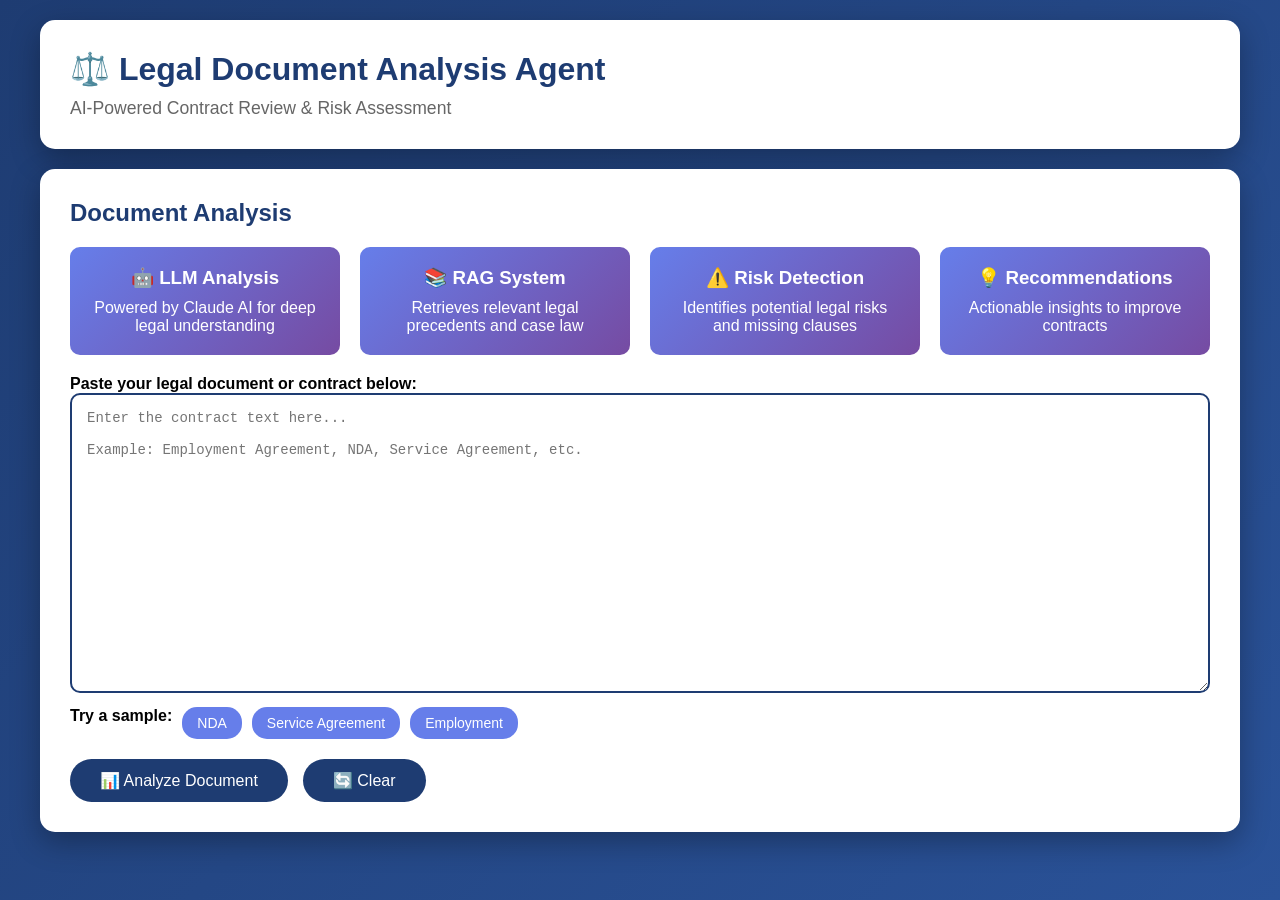
<file: index.html>
<!DOCTYPE html>
<html lang="en">
<head>
    <meta charset="UTF-8">
    <meta name="viewport" content="width=device-width, initial-scale=1.0">
    <title>Legal Document Analysis Agent</title>
    <style>
        * { margin: 0; padding: 0; box-sizing: border-box; }
        body {
            font-family: 'Segoe UI', Tahoma, Geneva, Verdana, sans-serif;
            background: linear-gradient(135deg, #1e3c72 0%, #2a5298 100%);
            min-height: 100vh;
            padding: 20px;
        }
        .container { max-width: 1200px; margin: 0 auto; }
        .header {
            background: white;
            border-radius: 15px;
            padding: 30px;
            margin-bottom: 20px;
            box-shadow: 0 10px 30px rgba(0,0,0,0.3);
        }
        h1 { color: #1e3c72; margin-bottom: 10px; font-size: 2em; }
        .subtitle { color: #666; font-size: 1.1em; }
        .main-section {
            background: white;
            border-radius: 15px;
            padding: 30px;
            margin-bottom: 20px;
            box-shadow: 0 10px 30px rgba(0,0,0,0.3);
        }
        h2 { color: #1e3c72; margin-bottom: 20px; }
        .input-area { margin-bottom: 20px; }
        textarea {
            width: 100%;
            min-height: 300px;
            padding: 15px;
            border: 2px solid #1e3c72;
            border-radius: 10px;
            font-family: 'Courier New', monospace;
            font-size: 14px;
            resize: vertical;
        }
        textarea:focus {
            outline: none;
            border-color: #2a5298;
            box-shadow: 0 0 10px rgba(30, 60, 114, 0.3);
        }
        .button-group { display: flex; gap: 15px; margin-top: 15px; }
        button {
            background: #1e3c72;
            color: white;
            padding: 12px 30px;
            border: none;
            border-radius: 25px;
            font-size: 16px;
            cursor: pointer;
            transition: all 0.3s;
        }
        button:hover {
            background: #2a5298;
            transform: translateY(-2px);
            box-shadow: 0 5px 15px rgba(0,0,0,0.2);
        }
        button:disabled { background: #ccc; cursor: not-allowed; transform: none; }
        .results { display: none; margin-top: 30px; }
        .results.active { display: block; }
        .risk-badge {
            display: inline-block;
            padding: 5px 15px;
            border-radius: 20px;
            font-weight: bold;
            margin: 10px 0;
        }
        .risk-CRITICAL { background: #dc3545; color: white; }
        .risk-HIGH { background: #fd7e14; color: white; }
        .risk-MEDIUM { background: #ffc107; color: #000; }
        .risk-LOW { background: #28a745; color: white; }
        .risk-item {
            background: #f8f9fa;
            padding: 15px;
            border-radius: 10px;
            margin: 10px 0;
            border-left: 4px solid #dc3545;
        }
        .risk-item.HIGH { border-left-color: #fd7e14; }
        .risk-item.MEDIUM { border-left-color: #ffc107; }
        .risk-item.LOW { border-left-color: #28a745; }
        .clause-item {
            background: #e7f3ff;
            padding: 10px;
            border-radius: 8px;
            margin: 8px 0;
            border-left: 3px solid #1e3c72;
        }
        .missing-clause {
            background: #fff3cd;
            padding: 8px 15px;
            border-radius: 8px;
            margin: 5px 0;
            border-left: 3px solid #ffc107;
        }
        .recommendation {
            background: #d4edda;
            padding: 10px 15px;
            border-radius: 8px;
            margin: 8px 0;
            border-left: 3px solid #28a745;
        }
        .loading { display: none; text-align: center; padding: 20px; color: #1e3c72; }
        .loading.active { display: block; }
        .spinner {
            border: 4px solid #f3f3f3;
            border-top: 4px solid #1e3c72;
            border-radius: 50%;
            width: 40px;
            height: 40px;
            animation: spin 1s linear infinite;
            margin: 0 auto 10px;
        }
        @keyframes spin { 0% { transform: rotate(0deg); } 100% { transform: rotate(360deg); } }
        .feature-grid {
            display: grid;
            grid-template-columns: repeat(auto-fit, minmax(250px, 1fr));
            gap: 20px;
            margin: 20px 0;
        }
        .feature-card {
            background: linear-gradient(135deg, #667eea 0%, #764ba2 100%);
            color: white;
            padding: 20px;
            border-radius: 10px;
            text-align: center;
        }
        .feature-card h3 { color: white; margin-bottom: 10px; }
        .sample-contracts { display: flex; gap: 10px; flex-wrap: wrap; margin-top: 10px; }
        .sample-btn {
            background: #667eea;
            color: white;
            padding: 8px 15px;
            border: none;
            border-radius: 15px;
            font-size: 14px;
            cursor: pointer;
            transition: all 0.3s;
        }
        .sample-btn:hover { background: #764ba2; }
    </style>
</head>
<body>
    <div class="container">
        <div class="header">
            <h1>⚖️ Legal Document Analysis Agent</h1>
            <p class="subtitle">AI-Powered Contract Review & Risk Assessment</p>
        </div>

        <div class="main-section">
            <h2>Document Analysis</h2>

            <div class="feature-grid">
                <div class="feature-card">
                    <h3>🤖 LLM Analysis</h3>
                    <p>Powered by Claude AI for deep legal understanding</p>
                </div>
                <div class="feature-card">
                    <h3>📚 RAG System</h3>
                    <p>Retrieves relevant legal precedents and case law</p>
                </div>
                <div class="feature-card">
                    <h3>⚠️ Risk Detection</h3>
                    <p>Identifies potential legal risks and missing clauses</p>
                </div>
                <div class="feature-card">
                    <h3>💡 Recommendations</h3>
                    <p>Actionable insights to improve contracts</p>
                </div>
            </div>

            <div class="input-area">
                <label for="document-text"><strong>Paste your legal document or contract below:</strong></label>
                <textarea id="document-text" placeholder="Enter the contract text here...

Example: Employment Agreement, NDA, Service Agreement, etc."></textarea>

                <div class="sample-contracts">
                    <strong>Try a sample:</strong>
                    <button class="sample-btn" onclick="loadSample('nda')">NDA</button>
                    <button class="sample-btn" onclick="loadSample('service')">Service Agreement</button>
                    <button class="sample-btn" onclick="loadSample('employment')">Employment</button>
                </div>
            </div>

            <div class="button-group">
                <button onclick="analyzeDocument()">📊 Analyze Document</button>
                <button onclick="clearResults()">🔄 Clear</button>
            </div>

            <div class="loading" id="loading">
                <div class="spinner"></div>
                <p>Analyzing document with AI...</p>
            </div>

            <div class="results" id="results">
                <h2>Analysis Results</h2>
                <div id="results-content"></div>
            </div>
        </div>
    </div>

    <script>
        console.log('Script started loading...');

        var SAMPLE_CONTRACTS = {
            nda: "NON-DISCLOSURE AGREEMENT\n\nThis Non-Disclosure Agreement (\"Agreement\") is entered into on [DATE] by and between Company A and Company B.\n\n1. CONFIDENTIAL INFORMATION\nThe parties agree to share certain proprietary information for the purpose of evaluating a potential business relationship.\n\n2. OBLIGATIONS\nThe receiving party shall hold all information in strict confidence and shall not disclose such information to third parties.\n\n3. TERM\nThis Agreement shall remain in effect for a period of two (2) years from the date of execution.\n\n4. NO WARRANTIES\nAll information is provided \"as is\" without any warranty.\n\nIN WITNESS WHEREOF, the parties have executed this Agreement.",

            service: "SERVICE AGREEMENT\n\nThis Service Agreement is entered into between Service Provider (\"Provider\") and Client.\n\n1. SERVICES\nProvider agrees to perform web development services as specified in attached Statement of Work.\n\n2. PAYMENT\nClient shall pay Provider $10,000 per month, due within 30 days of invoice.\n\n3. INTELLECTUAL PROPERTY\nAll work product created by Provider shall become the sole property of Client upon full payment.\n\n4. TERMINATION\nEither party may terminate this agreement with 30 days written notice.\n\n5. INDEMNIFICATION\nProvider shall indemnify and hold harmless Client from any claims arising from Provider's negligence.\n\n6. GOVERNING LAW\nThis Agreement shall be governed by the laws of the State of California.",

            employment: "EMPLOYMENT AGREEMENT\n\nThis Employment Agreement is made between Employer Inc. and Employee.\n\n1. POSITION\nEmployee is hired as Senior Software Engineer.\n\n2. COMPENSATION\nBase salary of $150,000 per year, payable bi-weekly.\n\n3. BENEFITS\nEmployee is eligible for health insurance, 401k, and paid time off.\n\n4. CONFIDENTIALITY\nEmployee agrees to maintain confidentiality of all proprietary information and trade secrets.\n\n5. NON-COMPETE\nEmployee agrees not to compete with Employer for 2 years following termination within 50 miles.\n\n6. TERMINATION\nEmployment is at-will and may be terminated by either party at any time.\n\n7. INTELLECTUAL PROPERTY\nAll inventions and works created during employment belong to Employer."
        };

        function loadSample(type) {
            document.getElementById('document-text').value = SAMPLE_CONTRACTS[type];
        }

        async function analyzeDocument() {
            var text = document.getElementById('document-text').value.trim();

            if (!text) {
                alert('Please enter a document to analyze');
                return;
            }

            document.getElementById('loading').classList.add('active');
            document.getElementById('results').classList.remove('active');

            try {
                var response = await fetch(window.location.origin, {
                    method: 'POST',
                    headers: { 'Content-Type': 'application/json' },
                    body: JSON.stringify({ document: text, type: 'contract' })
                });

                if (!response.ok) {
                    throw new Error('Server returned ' + response.status + ': ' + response.statusText);
                }

                var contentType = response.headers.get('content-type');
                if (!contentType || !contentType.includes('application/json')) {
                    var textResponse = await response.text();
                    console.error('Non-JSON response received:', textResponse.substring(0, 500));
                    throw new Error('Server returned HTML instead of JSON');
                }

                var data = await response.json();

                if (data.error) {
                    throw new Error(data.error + (data.details ? '\n\nDetails: ' + data.details : ''));
                }

                displayResults(data);

            } catch (error) {
                console.error('Full error:', error);
                alert('Error analyzing document:\n\n' + error.message);
            } finally {
                document.getElementById('loading').classList.remove('active');
            }
        }

        function displayResults(data) {
            var resultsDiv = document.getElementById('results-content');

            var html = '<div style="margin-bottom: 20px;"><h3>Overall Risk Assessment</h3><div class="risk-badge risk-' + data.risk_level + '">Risk Level: ' + data.risk_level + ' (Score: ' + data.risk_score + '/100)</div></div>';

            html += '<div style="margin-bottom: 20px;"><h3>🤖 AI Analysis</h3><div style="background: #f8f9fa; padding: 15px; border-radius: 10px; white-space: pre-wrap;">' + data.llm_analysis.summary + '</div></div>';

            if (data.identified_risks.length > 0) {
                html += '<h3>⚠️ Identified Risks</h3>';
                data.identified_risks.forEach(function(risk) {
                    html += '<div class="risk-item ' + risk.severity + '"><strong>' + risk.severity + ':</strong> ' + risk.description + '<br><em>Recommendation: ' + risk.recommendation + '</em></div>';
                });
            }

            if (data.missing_critical_clauses.length > 0) {
                html += '<h3>📋 Missing Critical Clauses</h3>';
                data.missing_critical_clauses.forEach(function(clause) {
                    html += '<div class="missing-clause">❌ ' + clause + '</div>';
                });
            }

            if (data.identified_clauses.length > 0) {
                html += '<h3>📄 Identified Clauses</h3>';
                data.identified_clauses.forEach(function(clause) {
                    html += '<div class="clause-item"><strong>' + clause.category.replace(/_/g, ' ').toUpperCase() + '</strong><br><small>' + clause.context.substring(0, 200) + '...</small></div>';
                });
            }

            if (data.relevant_precedents.length > 0) {
                html += '<h3>📚 Relevant Legal Precedents</h3>';
                data.relevant_precedents.forEach(function(prec) {
                    html += '<div class="clause-item"><strong>' + prec.category.replace(/_/g, ' ').toUpperCase() + '</strong> (' + prec.risk_level + ' Risk)<br>' + prec.description + '<br><em>Best Practice: ' + prec.best_practice + '</em></div>';
                });
            }

            if (data.recommendations.length > 0) {
                html += '<h3>💡 Recommendations</h3>';
                data.recommendations.forEach(function(rec) {
                    html += '<div class="recommendation">' + rec + '</div>';
                });
            }

            resultsDiv.innerHTML = html;
            document.getElementById('results').classList.add('active');
            document.getElementById('results').scrollIntoView({ behavior: 'smooth' });
        }

        function clearResults() {
            document.getElementById('document-text').value = '';
            document.getElementById('results').classList.remove('active');
        }

        console.log('Script loaded successfully!');
        console.log('Functions defined:', typeof analyzeDocument, typeof clearResults, typeof loadSample);
    </script>
</body>
</html>
</file>
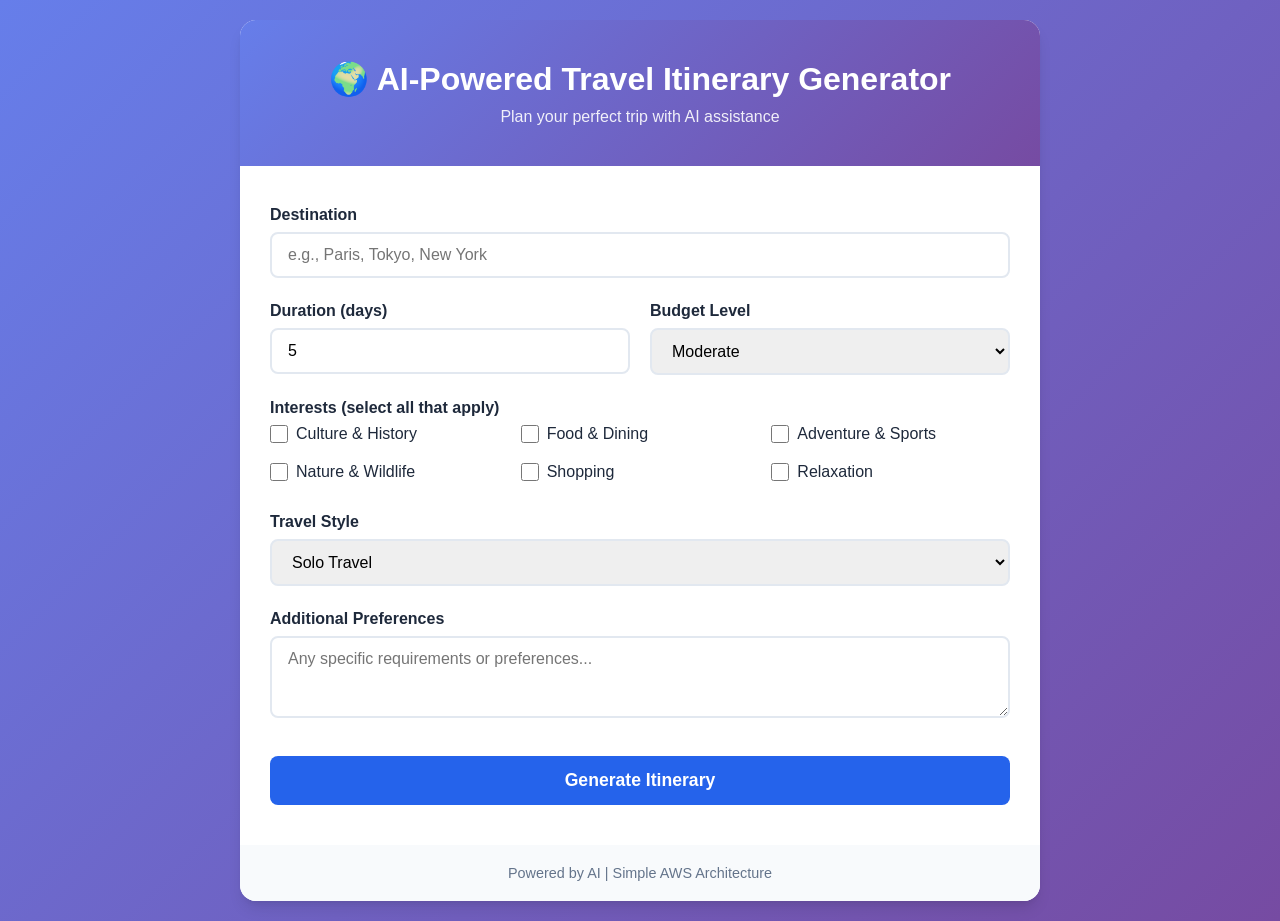
<file: frontend/index.html>
<!DOCTYPE html>
<html lang="en">
<head>
    <meta charset="UTF-8">
    <meta name="viewport" content="width=device-width, initial-scale=1.0">
    <title>AI Travel Itinerary Generator</title>
    <link rel="stylesheet" href="css/style.css">
</head>
<body>
    <div class="container">
        <header>
            <h1>🌍 AI-Powered Travel Itinerary Generator</h1>
            <p class="tagline">Plan your perfect trip with AI assistance</p>
        </header>

        <main>
            <form id="itineraryForm">
                <div class="form-group">
                    <label for="destination">Destination</label>
                    <input type="text" id="destination" name="destination"
                           placeholder="e.g., Paris, Tokyo, New York" required>
                </div>

                <div class="form-row">
                    <div class="form-group">
                        <label for="duration">Duration (days)</label>
                        <input type="number" id="duration" name="duration"
                               min="1" max="30" value="5" required>
                    </div>

                    <div class="form-group">
                        <label for="budget">Budget Level</label>
                        <select id="budget" name="budget" required>
                            <option value="budget">Budget-Friendly</option>
                            <option value="moderate" selected>Moderate</option>
                            <option value="luxury">Luxury</option>
                        </select>
                    </div>
                </div>

                <div class="form-group">
                    <label for="interests">Interests (select all that apply)</label>
                    <div class="checkbox-group">
                        <label class="checkbox-label">
                            <input type="checkbox" name="interests" value="culture"> Culture & History
                        </label>
                        <label class="checkbox-label">
                            <input type="checkbox" name="interests" value="food"> Food & Dining
                        </label>
                        <label class="checkbox-label">
                            <input type="checkbox" name="interests" value="adventure"> Adventure & Sports
                        </label>
                        <label class="checkbox-label">
                            <input type="checkbox" name="interests" value="nature"> Nature & Wildlife
                        </label>
                        <label class="checkbox-label">
                            <input type="checkbox" name="interests" value="shopping"> Shopping
                        </label>
                        <label class="checkbox-label">
                            <input type="checkbox" name="interests" value="relaxation"> Relaxation
                        </label>
                    </div>
                </div>

                <div class="form-group">
                    <label for="travelStyle">Travel Style</label>
                    <select id="travelStyle" name="travelStyle" required>
                        <option value="solo">Solo Travel</option>
                        <option value="couple">Couple</option>
                        <option value="family">Family</option>
                        <option value="group">Group</option>
                    </select>
                </div>

                <div class="form-group">
                    <label for="preferences">Additional Preferences</label>
                    <textarea id="preferences" name="preferences" rows="3"
                              placeholder="Any specific requirements or preferences..."></textarea>
                </div>

                <button type="submit" class="btn-primary" id="generateBtn">
                    Generate Itinerary
                </button>
            </form>

            <div id="loading" class="loading hidden">
                <div class="spinner"></div>
                <p>Generating your personalized itinerary...</p>
            </div>

            <div id="results" class="results hidden">
                <h2>Your Personalized Travel Itinerary</h2>
                <div id="itineraryContent"></div>
                <button class="btn-secondary" id="newItineraryBtn">Create New Itinerary</button>
            </div>
        </main>

        <footer>
            <p>Powered by AI | Simple AWS Architecture</p>
        </footer>
    </div>

    <script src="js/app.js"></script>
</body>
</html>
</file>
<file: frontend/css/style.css>
* {
    margin: 0;
    padding: 0;
    box-sizing: border-box;
}

:root {
    --primary-color: #2563eb;
    --primary-hover: #1d4ed8;
    --secondary-color: #64748b;
    --success-color: #10b981;
    --background: #f8fafc;
    --surface: #ffffff;
    --text-primary: #1e293b;
    --text-secondary: #64748b;
    --border: #e2e8f0;
    --shadow: 0 1px 3px 0 rgba(0, 0, 0, 0.1), 0 1px 2px -1px rgba(0, 0, 0, 0.1);
    --shadow-lg: 0 10px 15px -3px rgba(0, 0, 0, 0.1), 0 4px 6px -4px rgba(0, 0, 0, 0.1);
}

body {
    font-family: -apple-system, BlinkMacSystemFont, 'Segoe UI', Roboto, Oxygen, Ubuntu, Cantarell, sans-serif;
    background: linear-gradient(135deg, #667eea 0%, #764ba2 100%);
    min-height: 100vh;
    padding: 20px;
    color: var(--text-primary);
}

.container {
    max-width: 800px;
    margin: 0 auto;
    background: var(--surface);
    border-radius: 16px;
    box-shadow: var(--shadow-lg);
    overflow: hidden;
}

header {
    background: linear-gradient(135deg, #667eea 0%, #764ba2 100%);
    color: white;
    padding: 40px 30px;
    text-align: center;
}

header h1 {
    font-size: 2rem;
    margin-bottom: 10px;
}

.tagline {
    font-size: 1rem;
    opacity: 0.9;
}

main {
    padding: 40px 30px;
}

.form-group {
    margin-bottom: 24px;
}

.form-row {
    display: grid;
    grid-template-columns: 1fr 1fr;
    gap: 20px;
}

label {
    display: block;
    font-weight: 600;
    margin-bottom: 8px;
    color: var(--text-primary);
}

input[type="text"],
input[type="number"],
select,
textarea {
    width: 100%;
    padding: 12px 16px;
    border: 2px solid var(--border);
    border-radius: 8px;
    font-size: 1rem;
    font-family: inherit;
    transition: border-color 0.3s;
}

input[type="text"]:focus,
input[type="number"]:focus,
select:focus,
textarea:focus {
    outline: none;
    border-color: var(--primary-color);
}

.checkbox-group {
    display: grid;
    grid-template-columns: repeat(auto-fill, minmax(200px, 1fr));
    gap: 12px;
    margin-top: 8px;
}

.checkbox-label {
    display: flex;
    align-items: center;
    font-weight: 400;
    cursor: pointer;
}

.checkbox-label input[type="checkbox"] {
    width: 18px;
    height: 18px;
    margin-right: 8px;
    cursor: pointer;
}

.btn-primary,
.btn-secondary {
    width: 100%;
    padding: 14px 24px;
    font-size: 1.1rem;
    font-weight: 600;
    border: none;
    border-radius: 8px;
    cursor: pointer;
    transition: all 0.3s;
    margin-top: 10px;
}

.btn-primary {
    background: var(--primary-color);
    color: white;
}

.btn-primary:hover {
    background: var(--primary-hover);
    transform: translateY(-2px);
    box-shadow: var(--shadow-lg);
}

.btn-primary:disabled {
    background: var(--secondary-color);
    cursor: not-allowed;
    transform: none;
}

.btn-secondary {
    background: var(--secondary-color);
    color: white;
}

.btn-secondary:hover {
    background: #475569;
}

.loading {
    text-align: center;
    padding: 60px 20px;
}

.spinner {
    border: 4px solid var(--border);
    border-top: 4px solid var(--primary-color);
    border-radius: 50%;
    width: 50px;
    height: 50px;
    animation: spin 1s linear infinite;
    margin: 0 auto 20px;
}

@keyframes spin {
    0% { transform: rotate(0deg); }
    100% { transform: rotate(360deg); }
}

.hidden {
    display: none;
}

.results {
    animation: fadeIn 0.5s;
}

@keyframes fadeIn {
    from {
        opacity: 0;
        transform: translateY(20px);
    }
    to {
        opacity: 1;
        transform: translateY(0);
    }
}

.results h2 {
    color: var(--primary-color);
    margin-bottom: 24px;
    font-size: 1.8rem;
}

#itineraryContent {
    background: var(--background);
    border-radius: 12px;
    padding: 24px;
    margin-bottom: 24px;
    line-height: 1.8;
}

.day-section {
    background: white;
    border-left: 4px solid var(--primary-color);
    padding: 20px;
    margin-bottom: 20px;
    border-radius: 8px;
    box-shadow: var(--shadow);
}

.day-section h3 {
    color: var(--primary-color);
    margin-bottom: 16px;
    font-size: 1.3rem;
}

.activity {
    margin-bottom: 12px;
    padding-left: 20px;
    position: relative;
}

.activity::before {
    content: "•";
    position: absolute;
    left: 0;
    color: var(--primary-color);
    font-weight: bold;
    font-size: 1.2rem;
}

.activity strong {
    color: var(--text-primary);
}

.summary-section {
    background: white;
    padding: 20px;
    margin-bottom: 20px;
    border-radius: 8px;
    box-shadow: var(--shadow);
}

.summary-section h3 {
    color: var(--primary-color);
    margin-bottom: 12px;
}

footer {
    background: var(--background);
    padding: 20px;
    text-align: center;
    color: var(--text-secondary);
    font-size: 0.9rem;
}

@media (max-width: 640px) {
    .form-row {
        grid-template-columns: 1fr;
    }

    .checkbox-group {
        grid-template-columns: 1fr;
    }

    header h1 {
        font-size: 1.5rem;
    }

    main {
        padding: 30px 20px;
    }
}
</file>
